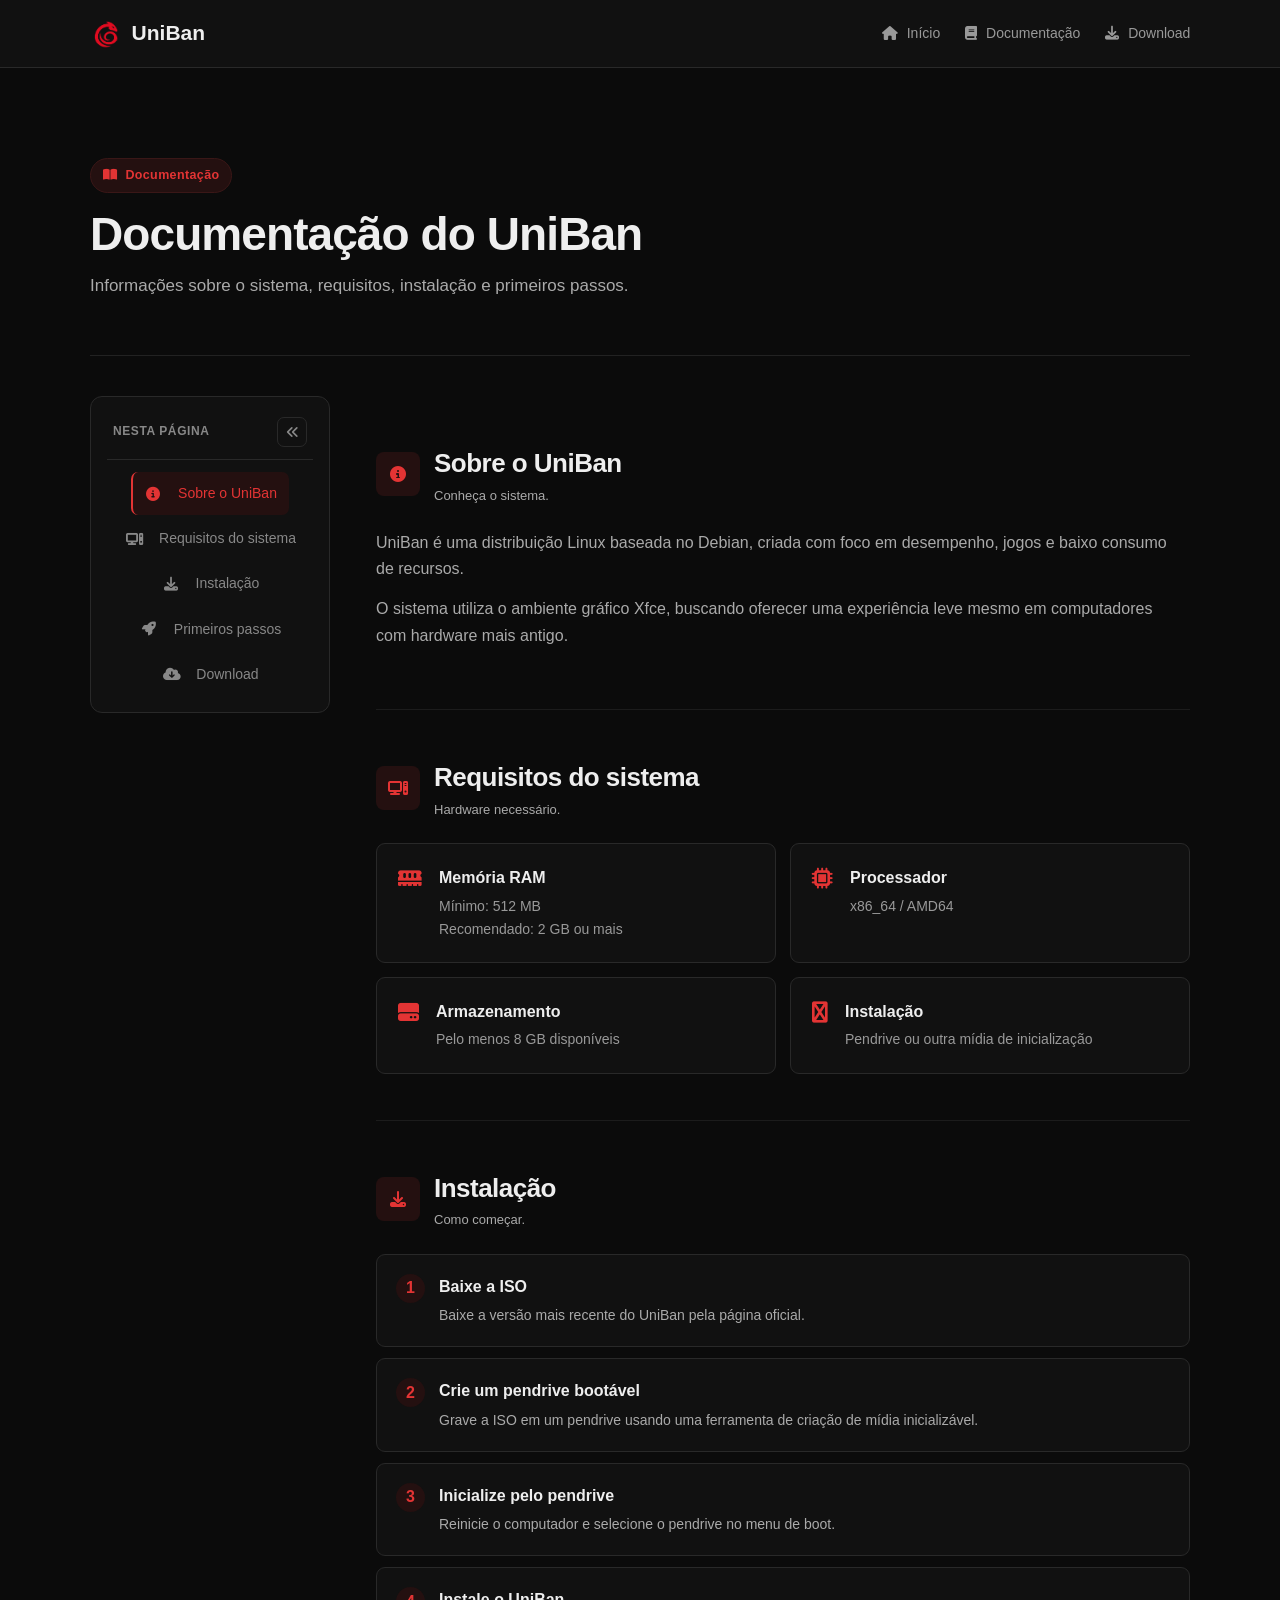
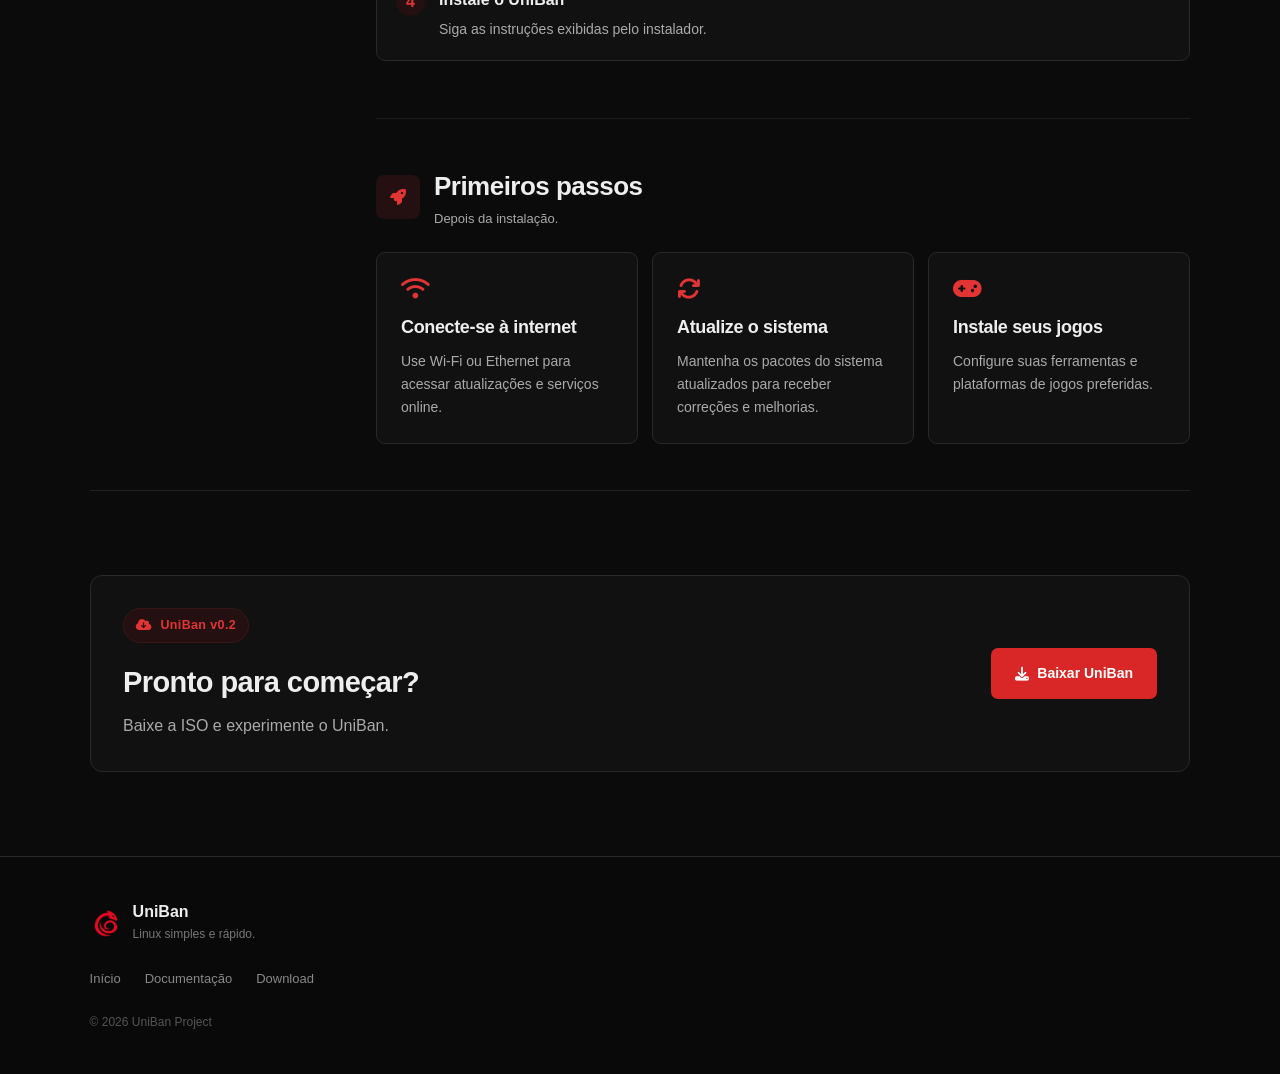
<file: documentacao.html>
<!DOCTYPE html>
<html lang="pt-BR">

<head>
  <meta charset="UTF-8">
  <meta name="viewport" content="width=device-width, initial-scale=1.0">

  <title>Documentação — UniBan</title>
  <link rel="icon" type="image/png" href="assets/logo.png">

  <link rel="icon" href="assets/logo.png">

  <link rel="stylesheet"
        href="https://cdnjs.cloudflare.com/ajax/libs/font-awesome/6.5.2/css/all.min.css">

  <link rel="stylesheet" href="style.css">
</head>

<body>

  <!-- TOPO -->
  <header class="topbar">

    <a href="index.html" class="brand">
      <img src="assets/logo.png" alt="UniBan">
      <span>UniBan</span>
    </a>

    <nav>

      <a href="index.html">
        <i class="fa-solid fa-house"></i>
        Início
      </a>

      <a href="documentacao.html">
        <i class="fa-solid fa-book"></i>
        Documentação
      </a>

      <a href="index.html#download">
        <i class="fa-solid fa-download"></i>
        Download
      </a>

    </nav>

  </header>


  <main>

    <!-- CABEÇALHO -->
    <section class="docs-hero">

      <span class="section-tag">
        <i class="fa-solid fa-book-open"></i>
        Documentação
      </span>

      <h1>
        Documentação do UniBan
      </h1>

      <p>
        Informações sobre o sistema, requisitos,
        instalação e primeiros passos.
      </p>

    </section>


    <!-- BOTÃO SUMÁRIO (SÓ NO CELULAR) -->
    <button class="docs-mobile-toggle" id="docsMobileToggle" type="button" aria-expanded="false" aria-controls="docsSidebar">
      <i class="fa-solid fa-bars"></i>
      Sumário da documentação
    </button>

    <div class="docs-overlay" id="docsOverlay"></div>

    <div class="docs-layout">

      <!-- SIDEBAR -->
      <aside class="docs-sidebar" id="docsSidebar">

        <div class="docs-sidebar-head">
          <span>Nesta página</span>
          <button class="docs-collapse-btn" id="docsCollapseBtn" type="button" aria-label="Recolher barra lateral">
            <i class="fa-solid fa-angles-left" id="docsCollapseIcon"></i>
          </button>
        </div>

        <nav>
          <a href="#sobre">
            <i class="fa-solid fa-circle-info"></i>
            <span>Sobre o UniBan</span>
          </a>
          <a href="#requisitos">
            <i class="fa-solid fa-computer"></i>
            <span>Requisitos do sistema</span>
          </a>
          <a href="#instalacao">
            <i class="fa-solid fa-download"></i>
            <span>Instalação</span>
          </a>
          <a href="#primeiros-passos">
            <i class="fa-solid fa-rocket"></i>
            <span>Primeiros passos</span>
          </a>
          <a href="#baixar">
            <i class="fa-solid fa-cloud-arrow-down"></i>
            <span>Download</span>
          </a>
        </nav>

      </aside>

      <!-- CONTEÚDO -->
      <div class="docs-content">

    <!-- SOBRE -->
    <section class="docs-section" id="sobre">

      <div class="docs-title">
        <i class="fa-solid fa-circle-info"></i>

        <div>
          <h2>Sobre o UniBan</h2>
          <p>Conheça o sistema.</p>
        </div>
      </div>

      <p>
        UniBan é uma distribuição Linux baseada no Debian,
        criada com foco em desempenho, jogos e baixo consumo
        de recursos.
      </p>

      <p>
        O sistema utiliza o ambiente gráfico Xfce,
        buscando oferecer uma experiência leve mesmo
        em computadores com hardware mais antigo.
      </p>

    </section>


    <!-- REQUISITOS -->
    <section class="docs-section" id="requisitos">

      <div class="docs-title">
        <i class="fa-solid fa-computer"></i>

        <div>
          <h2>Requisitos do sistema</h2>
          <p>Hardware necessário.</p>
        </div>
      </div>


      <div class="requirements">

        <div class="requirement">

          <i class="fa-solid fa-memory"></i>

          <div>
            <strong>Memória RAM</strong>

            <span>
              Mínimo: 512 MB
            </span>

            <span>
              Recomendado: 2 GB ou mais
            </span>
          </div>

        </div>


        <div class="requirement">

          <i class="fa-solid fa-microchip"></i>

          <div>
            <strong>Processador</strong>

            <span>
              x86_64 / AMD64
            </span>
          </div>

        </div>


        <div class="requirement">

          <i class="fa-solid fa-hard-drive"></i>

          <div>
            <strong>Armazenamento</strong>

            <span>
              Pelo menos 8 GB disponíveis
            </span>
          </div>

        </div>


        <div class="requirement">

          <i class="fa-solid fa-usb"></i>

          <div>
            <strong>Instalação</strong>

            <span>
              Pendrive ou outra mídia de inicialização
            </span>
          </div>

        </div>

      </div>

    </section>


    <!-- INSTALAÇÃO -->
    <section class="docs-section" id="instalacao">

      <div class="docs-title">
        <i class="fa-solid fa-download"></i>

        <div>
          <h2>Instalação</h2>
          <p>Como começar.</p>
        </div>
      </div>


      <ol class="steps">

        <li>
          <strong>Baixe a ISO</strong>

          <p>
            Baixe a versão mais recente do UniBan
            pela página oficial.
          </p>
        </li>


        <li>
          <strong>Crie um pendrive bootável</strong>

          <p>
            Grave a ISO em um pendrive usando uma
            ferramenta de criação de mídia inicializável.
          </p>
        </li>


        <li>
          <strong>Inicialize pelo pendrive</strong>

          <p>
            Reinicie o computador e selecione o
            pendrive no menu de boot.
          </p>
        </li>


        <li>
          <strong>Instale o UniBan</strong>

          <p>
            Siga as instruções exibidas pelo instalador.
          </p>
        </li>

      </ol>

    </section>


    <!-- PRIMEIROS PASSOS -->
    <section class="docs-section" id="primeiros-passos">

      <div class="docs-title">
        <i class="fa-solid fa-rocket"></i>

        <div>
          <h2>Primeiros passos</h2>
          <p>Depois da instalação.</p>
        </div>
      </div>


      <div class="info-grid">

        <article>

          <i class="fa-solid fa-wifi"></i>

          <h3>Conecte-se à internet</h3>

          <p>
            Use Wi-Fi ou Ethernet para acessar
            atualizações e serviços online.
          </p>

        </article>


        <article>

          <i class="fa-solid fa-arrows-rotate"></i>

          <h3>Atualize o sistema</h3>

          <p>
            Mantenha os pacotes do sistema atualizados
            para receber correções e melhorias.
          </p>

        </article>


        <article>

          <i class="fa-solid fa-gamepad"></i>

          <h3>Instale seus jogos</h3>

          <p>
            Configure suas ferramentas e plataformas
            de jogos preferidas.
          </p>

        </article>

      </div>

    </section>

      </div>
      <!-- /.docs-content -->

    </div>
    <!-- /.docs-layout -->


    <!-- DOWNLOAD -->
    <section class="download-section" id="baixar">

      <div class="download-box">

        <div>

          <span class="section-tag">
            <i class="fa-solid fa-cloud-arrow-down"></i>
            UniBan v0.2
          </span>

          <h2>
            Pronto para começar?
          </h2>

          <p>
            Baixe a ISO e experimente o UniBan.
          </p>

        </div>


        <a class="download big"
           href="https://github.com/slipppp/Uniban/releases/tag/UnibanV0.2"
           download>

          <i class="fa-solid fa-download"></i>
          Baixar UniBan

        </a>

      </div>

    </section>

  </main>


  <!-- RODAPÉ -->
  <footer>

    <div class="footer-brand">

      <img src="assets/logo.png" alt="UniBan">

      <div>
        <strong>UniBan</strong>
        <span>Linux simples e rápido.</span>
      </div>

    </div>


    <div class="footer-links">

      <a href="index.html">
        Início
      </a>

      <a href="documentacao.html">
        Documentação
      </a>

      <a href="index.html#download">
        Download
      </a>

    </div>


    <p class="copyright">
      © 2026 UniBan Project
    </p>

  </footer>

  <script src="script.js"></script>

</body>
</html>
</file>
<file: style.css>
/* =========================
   UNIBAN
   ========================= */

* {
  box-sizing: border-box;
  margin: 0;
  padding: 0;
}

html {
  scroll-behavior: smooth;
}

:root {
  --bg: #0b0b0b;
  --bg-alt: #111111;
  --bg-alt-2: #151515;
  --border: #292929;
  --text: #eeeeee;
  --text-muted: #aaaaaa;
  --text-faint: #888888;
  --accent: #e33434;
  --accent-hover: #ef3939;
  --accent-soft: #241010;
}

body {
  font-family: -apple-system, BlinkMacSystemFont, "Segoe UI", Roboto,
    "Helvetica Neue", Arial, sans-serif;
  background: var(--bg);
  color: var(--text);
  line-height: 1.65;
  font-size: 16px;
  -webkit-font-smoothing: antialiased;
}

img {
  max-width: 100%;
}

a {
  color: inherit;
  text-decoration: none;
}

p {
  color: var(--text-muted);
}

h1, h2, h3 {
  letter-spacing: -0.02em;
  font-weight: 800;
}


/* =========================
   TOPO
   ========================= */

.topbar {
  height: 68px;
  width: 100%;

  padding: 0 7%;

  display: flex;
  align-items: center;
  justify-content: space-between;

  background: #111111;
  border-bottom: 1px solid #292929;

  position: sticky;
  top: 0;
  z-index: 100;
}

.brand {
  display: flex;
  align-items: center;
  gap: 10px;

  font-size: 21px;
  font-weight: bold;

  transition: opacity 0.2s;
}

.brand:hover {
  opacity: 0.85;
}

.brand img {
  width: 32px !important;
  height: 32px !important;

  object-fit: contain;
}

nav {
  display: flex;
  align-items: center;
  gap: 25px;
}

nav a {
  color: #999999;
  font-size: 14px;
  transition: 0.2s;
}

nav a:hover {
  color: #e33434;
}

nav i {
  margin-right: 5px;
}


/* =========================
   CONTEÚDO
   ========================= */

main {
  width: 90%;
  max-width: 1100px;
  margin: 0 auto;
}


/* =========================
   HERO
   ========================= */

.hero {
  min-height: 500px;

  display: flex;
  align-items: center;
  justify-content: space-between;

  gap: 50px;
}

.hero-text {
  max-width: 620px;
}

.tag,
.section-tag {
  display: inline-flex;
  align-items: center;
  gap: 8px;

  color: #e33434;

  font-size: 12.5px;
  font-weight: bold;
  letter-spacing: 0.03em;

  padding: 6px 12px;

  background: #241010;
  border: 1px solid #3a1717;
  border-radius: 999px;

  margin-bottom: 16px;
}

.hero h1 {
  font-size: 64px;
  line-height: 1;

  margin-bottom: 15px;
}

.hero h2 {
  font-size: 32px;
  line-height: 1.2;

  margin-bottom: 18px;
}

.hero p {
  max-width: 550px;
  font-size: 16px;
}

.hero-logo {
  width: 180px !important;
  height: 180px !important;

  flex-shrink: 0;

  display: flex;
  align-items: center;
  justify-content: center;

  background: #111111;

  border: 1px solid #292929;
  border-radius: 20px;
}

.hero-logo img {
  width: 110px !important;
  height: 110px !important;

  object-fit: contain;
}


/* =========================
   BOTÕES
   ========================= */

.hero-buttons {
  display: flex;
  gap: 12px;

  margin-top: 28px;
}

.download,
.secondary {
  display: inline-flex;

  align-items: center;
  justify-content: center;

  gap: 8px;

  padding: 12px 20px;

  border-radius: 7px;

  font-size: 14px;
  font-weight: bold;

  transition: 0.2s;
}

.download {
  background: #d92727;
  color: white;
}

.download:hover {
  background: #ef3939;
  transform: translateY(-2px);
}

.secondary {
  background: #181818;

  border: 1px solid #333333;

  color: #eeeeee;
}

.secondary:hover {
  border-color: #d92727;
}

.download.big {
  padding: 14px 24px;
}


/* =========================
   CARDS
   ========================= */

.features {
  display: grid;

  grid-template-columns: repeat(4, 1fr);

  gap: 15px;

  margin-bottom: 80px;
}

.features article {
  padding: 24px;

  background: #111111;

  border: 1px solid #292929;
  border-radius: 12px;

  transition: 0.2s;
}

.features article:hover {
  border-color: #3a3a3a;
  transform: translateY(-3px);
  box-shadow: 0 10px 24px rgba(0, 0, 0, 0.35);
}

.icon {
  width: 42px;
  height: 42px;

  display: flex;
  align-items: center;
  justify-content: center;

  background: #241010;
  color: #e33434;

  border-radius: 8px;

  margin-bottom: 16px;
}

.features h3 {
  font-size: 18px;
  margin-bottom: 7px;
}

.features p {
  font-size: 14px;
}


/* =========================
   SOBRE
   ========================= */

.about {
  display: grid;

  grid-template-columns: 1.5fr 1fr;

  gap: 50px;

  padding: 84px 0;

  border-top: 1px solid #222222;
}

.about h2 {
  font-size: 36px;
  margin-bottom: 18px;
}

.about p {
  margin-bottom: 13px;
}

.about-card {
  padding: 32px;

  background: #111111;

  border: 1px solid #292929;
  border-radius: 12px;
}

.about-card i {
  font-size: 27px;

  color: #e33434;

  margin-bottom: 18px;
}


/* =========================
   GALERIA
   ========================= */

.gallery {
  padding: 84px 0;

  border-top: 1px solid #222222;
}

.section-heading {
  margin-bottom: 28px;
}

.section-heading h2 {
  font-size: 32px;
  margin-bottom: 6px;
}

.section-heading p {
  font-size: 15px;
}

.gallery-grid {
  display: grid;

  grid-template-columns: 2fr 1fr;

  gap: 14px;
}

.gallery-item {
  position: relative;

  display: block;
  width: 100%;
  height: 220px;

  padding: 0;

  background: #111111;

  border: 1px solid #292929;
  border-radius: 10px;

  overflow: hidden;

  cursor: pointer;
  transition: 0.2s;
}

.gallery-item img {
  width: 100%;
  height: 100%;

  display: block;

  object-fit: cover;

  transition: transform 0.35s;
}

.gallery-item:first-child {
  grid-row: span 2;

  height: 454px;
}

.gallery-item:hover {
  transform: translateY(-3px);

  border-color: #555555;
}

.gallery-item:hover img {
  transform: scale(1.05);
}

.gallery-item::after {
  content: "\f00e";
  font-family: "Font Awesome 6 Free";
  font-weight: 900;

  position: absolute;
  inset: 0;

  display: flex;
  align-items: center;
  justify-content: center;

  font-size: 22px;
  color: #ffffff;

  background: rgba(0, 0, 0, 0);

  opacity: 0;
  transition: 0.2s;
}

.gallery-item:hover::after {
  opacity: 1;
  background: rgba(0, 0, 0, 0.35);
}

.gallery-item:focus-visible {
  outline: 2px solid var(--accent);
  outline-offset: 2px;
}


/* =========================
   LIGHTBOX
   ========================= */

.lightbox {
  position: fixed;
  inset: 0;

  display: none;

  align-items: center;
  justify-content: center;

  background: rgba(0, 0, 0, 0.92);

  z-index: 300;

  padding: 24px;
}

.lightbox.open {
  display: flex;
}

.lightbox-figure {
  display: flex;
  flex-direction: column;
  align-items: center;

  max-width: min(1000px, 92vw);
  max-height: 90vh;
}

.lightbox-figure img {
  max-width: 100%;
  max-height: 74vh;

  object-fit: contain;

  border: 1px solid #292929;
  border-radius: 10px;

  background: #111111;
}

.lightbox-caption {
  display: flex;
  align-items: center;
  gap: 10px;

  margin-top: 16px;

  color: #cccccc;
  font-size: 14px;
  text-align: center;
}

.lightbox-caption .lightbox-count {
  color: var(--text-faint);
  font-size: 12px;
}

.lightbox-close,
.lightbox-prev,
.lightbox-next {
  position: fixed;

  width: 44px;
  height: 44px;

  display: flex;
  align-items: center;
  justify-content: center;

  background: rgba(255, 255, 255, 0.06);
  color: #ffffff;

  border: 1px solid rgba(255, 255, 255, 0.15);
  border-radius: 50%;

  cursor: pointer;
  transition: 0.2s;
}

.lightbox-close:hover,
.lightbox-prev:hover,
.lightbox-next:hover {
  background: var(--accent);
  border-color: var(--accent);
}

.lightbox-close {
  top: 20px;
  right: 20px;
}

.lightbox-prev {
  left: 20px;
  top: 50%;
  transform: translateY(-50%);
}

.lightbox-next {
  right: 20px;
  top: 50%;
  transform: translateY(-50%);
}


/* =========================
   DOWNLOAD
   ========================= */

.download-section {
  padding: 84px 0;

  border-top: 1px solid #222222;
}

.download-box {
  padding: 32px;

  display: flex;

  align-items: center;
  justify-content: space-between;

  gap: 25px;

  background: #111111;

  border: 1px solid #292929;
  border-radius: 12px;
}

.download-box h2 {
  font-size: 29px;

  margin-bottom: 6px;
}

.small-links {
  display: flex;
  gap: 24px;

  margin-top: 16px;
}

.small-links a {
  color: #888888;
  font-size: 13px;
}

.small-links a:hover {
  color: #e33434;
}


/* =========================
   DOCUMENTAÇÃO CARD
   ========================= */

.docs {
  margin: 25px 0 80px;

  padding: 28px;

  display: flex;

  align-items: center;

  gap: 20px;

  background: #111111;

  border: 1px solid #292929;
  border-radius: 12px;
}

.docs-icon {
  width: 48px;
  height: 48px;

  min-width: 48px;

  display: flex;
  align-items: center;
  justify-content: center;

  background: #241010;
  color: #e33434;

  border-radius: 8px;
}

.docs h2 {
  font-size: 22px;
}

.docs .secondary {
  margin-left: auto;
}


/* =========================
   DOCUMENTAÇÃO
   ========================= */

.docs-hero {
  padding: 90px 0 55px;

  border-bottom: 1px solid #222222;
}

.docs-hero h1 {
  font-size: 46px;

  line-height: 1.1;

  margin-bottom: 13px;
}

.docs-hero p {
  font-size: 17px;

  max-width: 650px;
}

.docs-section {
  padding: 46px 0;

  border-bottom: 1px solid #1c1c1c;

  scroll-margin-top: 100px;
}

.docs-content > .docs-section:last-child {
  border-bottom: none;
}

.docs-title {
  display: flex;

  align-items: center;

  gap: 14px;

  margin-bottom: 23px;
}

.docs-title > i {
  width: 44px;
  height: 44px;

  display: flex;

  align-items: center;
  justify-content: center;

  background: #241010;
  color: #e33434;

  border-radius: 8px;
}

.docs-title h2 {
  font-size: 26px;
}

.docs-title p {
  font-size: 13px;
}

.docs-section > p {
  max-width: 800px;

  margin-bottom: 14px;
}


/* =========================
   SIDEBAR DA DOCUMENTAÇÃO
   ========================= */

.docs-layout {
  display: grid;
  grid-template-columns: 240px 1fr;
  gap: 46px;

  align-items: start;

  padding: 40px 0 0;
}

.docs-sidebar {
  position: sticky;
  top: 88px;

  display: flex;
  flex-direction: column;
  gap: 4px;

  padding: 16px;

  background: var(--bg-alt);
  border: 1px solid var(--border);
  border-radius: 12px;

  transition: width 0.2s;
}

.docs-sidebar-head {
  display: flex;
  align-items: center;
  justify-content: space-between;

  padding: 4px 6px 12px;

  border-bottom: 1px solid var(--border);
  margin-bottom: 8px;
}

.docs-sidebar-head span {
  font-size: 12px;
  font-weight: bold;
  letter-spacing: 0.05em;
  color: var(--text-faint);
  text-transform: uppercase;
}

.docs-collapse-btn {
  width: 30px;
  height: 30px;

  display: flex;
  align-items: center;
  justify-content: center;

  background: transparent;
  color: var(--text-faint);

  border: 1px solid var(--border);
  border-radius: 7px;

  cursor: pointer;
  transition: 0.2s;
}

.docs-collapse-btn:hover {
  color: var(--accent);
  border-color: var(--accent);
}

.docs-mobile-toggle {
  width: 100%;

  align-items: center;
  justify-content: center;
  gap: 10px;

  padding: 13px;

  background: var(--bg-alt);
  color: var(--text);

  border: 1px solid var(--border);
  border-radius: 10px;

  font-size: 14px;
  font-weight: bold;

  cursor: pointer;
}

.docs-mobile-toggle:hover {
  border-color: var(--accent);
  color: var(--accent);
}

.docs-sidebar nav {
  display: flex;
  flex-direction: column;
  gap: 2px;
}

.docs-sidebar nav a {
  display: flex;
  align-items: center;
  gap: 12px;

  padding: 10px 12px;

  color: var(--text-faint);
  font-size: 14px;

  border-left: 2px solid transparent;
  border-radius: 7px;

  transition: 0.15s;
  white-space: nowrap;
  overflow: hidden;
}

.docs-sidebar nav a i {
  width: 16px;
  text-align: center;
  color: var(--text-faint);
  flex-shrink: 0;
}

.docs-sidebar nav a:hover {
  color: var(--text);
  background: #1a1a1a;
}

.docs-sidebar nav a.active {
  color: var(--accent);
  background: var(--accent-soft);
  border-left-color: var(--accent);
}

.docs-sidebar nav a.active i {
  color: var(--accent);
}

/* recolhida (desktop) */
.docs-sidebar.collapsed {
  width: 60px;
}

.docs-sidebar.collapsed .docs-sidebar-head span,
.docs-sidebar.collapsed nav a span {
  display: none;
}

.docs-sidebar.collapsed nav a {
  justify-content: center;
  padding: 10px;
}

.docs-mobile-toggle {
  display: none;
}

.docs-overlay {
  display: none;
}


/* =========================
   REQUISITOS
   ========================= */

.requirements {
  display: grid;

  grid-template-columns: repeat(2, 1fr);

  gap: 14px;
}

.requirement {
  display: flex;

  gap: 17px;

  padding: 21px;

  background: #111111;

  border: 1px solid #292929;

  border-radius: 9px;
}

.requirement > i {
  color: #e33434;

  font-size: 21px;

  margin-top: 3px;
}

.requirement div {
  display: flex;

  flex-direction: column;
}

.requirement strong {
  margin-bottom: 3px;
}

.requirement span {
  color: #999999;

  font-size: 14px;
}


/* =========================
   PASSOS
   ========================= */

.steps {
  list-style: none;

  counter-reset: steps;
}

.steps li {
  counter-increment: steps;

  position: relative;

  padding: 19px 19px 19px 62px;

  margin-bottom: 11px;

  background: #111111;

  border: 1px solid #292929;

  border-radius: 9px;
}

.steps li::before {
  content: counter(steps);

  position: absolute;

  left: 19px;
  top: 19px;

  width: 29px;
  height: 29px;

  display: flex;

  align-items: center;
  justify-content: center;

  background: #241010;

  color: #e33434;

  border-radius: 50%;

  font-weight: bold;
}

.steps strong {
  display: block;

  margin-bottom: 4px;
}

.steps p {
  font-size: 14px;
}


/* =========================
   INFO
   ========================= */

.info-grid {
  display: grid;

  grid-template-columns: repeat(3, 1fr);

  gap: 14px;
}

.info-grid article {
  padding: 24px;

  background: #111111;

  border: 1px solid #292929;

  border-radius: 9px;
}

.info-grid i {
  color: #e33434;

  font-size: 23px;

  margin-bottom: 13px;
}

.info-grid h3 {
  font-size: 18px;

  margin-bottom: 7px;
}

.info-grid p {
  font-size: 14px;
}


/* =========================
   RODAPÉ
   ========================= */

footer {
  padding: 42px 7%;

  border-top: 1px solid #292929;

  background: #090909;
}

.footer-brand {
  display: flex;

  align-items: center;

  gap: 11px;
}

.footer-brand img {
  width: 32px !important;
  height: 32px !important;

  object-fit: contain;
}

.footer-brand div {
  display: flex;

  flex-direction: column;
}

.footer-brand span {
  color: #777777;

  font-size: 12px;
}

.footer-links {
  display: flex;

  gap: 24px;

  margin: 23px 0;
}

.footer-links a {
  color: #888888;

  font-size: 13px;
}

.footer-links a:hover {
  color: #e33434;
}

.copyright {
  color: #555555;

  font-size: 12px;
}


/* =========================
   CELULAR
   ========================= */

@media (max-width: 850px) {

  .topbar {
    padding: 0 5%;
  }

  .hero {
    flex-direction: column;

    align-items: flex-start;

    padding: 70px 0;
  }

  .hero-logo {
    width: 150px !important;
    height: 150px !important;
  }

  .hero-logo img {
    width: 90px !important;
    height: 90px !important;
  }

  .features {
    grid-template-columns: repeat(2, 1fr);
  }

  .about {
    grid-template-columns: 1fr;
  }

  .download-box {
    flex-direction: column;

    align-items: flex-start;
  }

  .requirements {
    grid-template-columns: 1fr;
  }

  .info-grid {
    grid-template-columns: 1fr;
  }

  /* sidebar de documentação vira gaveta */
  .docs-layout {
    grid-template-columns: 1fr;
    padding-top: 20px;
  }

  .docs-mobile-toggle {
    display: flex;
  }

  .docs-sidebar {
    position: fixed;
    top: 0;
    left: 0;
    bottom: 0;

    width: 260px;
    max-width: 78vw;

    border-radius: 0;
    border: none;
    border-right: 1px solid var(--border);

    padding-top: 20px;

    transform: translateX(-100%);

    z-index: 200;

    overflow-y: auto;
  }

  .docs-sidebar.mobile-open {
    transform: translateX(0);
  }

  .docs-sidebar.collapsed {
    width: 260px;
  }

  .docs-sidebar.collapsed .docs-sidebar-head span,
  .docs-sidebar.collapsed nav a span {
    display: inline;
  }

  .docs-sidebar.collapsed nav a {
    justify-content: flex-start;
    padding: 10px 12px;
  }

  .docs-collapse-btn {
    display: none;
  }

  .docs-overlay.open {
    display: block;

    position: fixed;
    inset: 0;

    background: rgba(0, 0, 0, 0.6);

    z-index: 190;
  }
}


@media (max-width: 600px) {

  .topbar {
    height: auto;

    padding: 17px 5%;

    flex-direction: column;

    gap: 14px;
  }

  nav {
    flex-wrap: wrap;

    justify-content: center;

    gap: 12px;
  }

  .hero h1 {
    font-size: 52px;
  }

  .hero h2 {
    font-size: 27px;
  }

  .hero-buttons {
    flex-direction: column;

    align-items: stretch;
  }

  .features {
    grid-template-columns: 1fr;
  }

  .docs {
    flex-direction: column;

    align-items: flex-start;
  }

  .docs .secondary {
    margin-left: 0;
  }

  .docs-hero h1 {
    font-size: 37px;
  }

  .gallery-grid {
    grid-template-columns: 1fr;
  }

  .gallery-grid img,
  .gallery-grid img:first-child {
    height: 230px !important;

    grid-row: auto;
  }

  .small-links {
    flex-direction: column;

    gap: 9px;
  }

}
</file>
